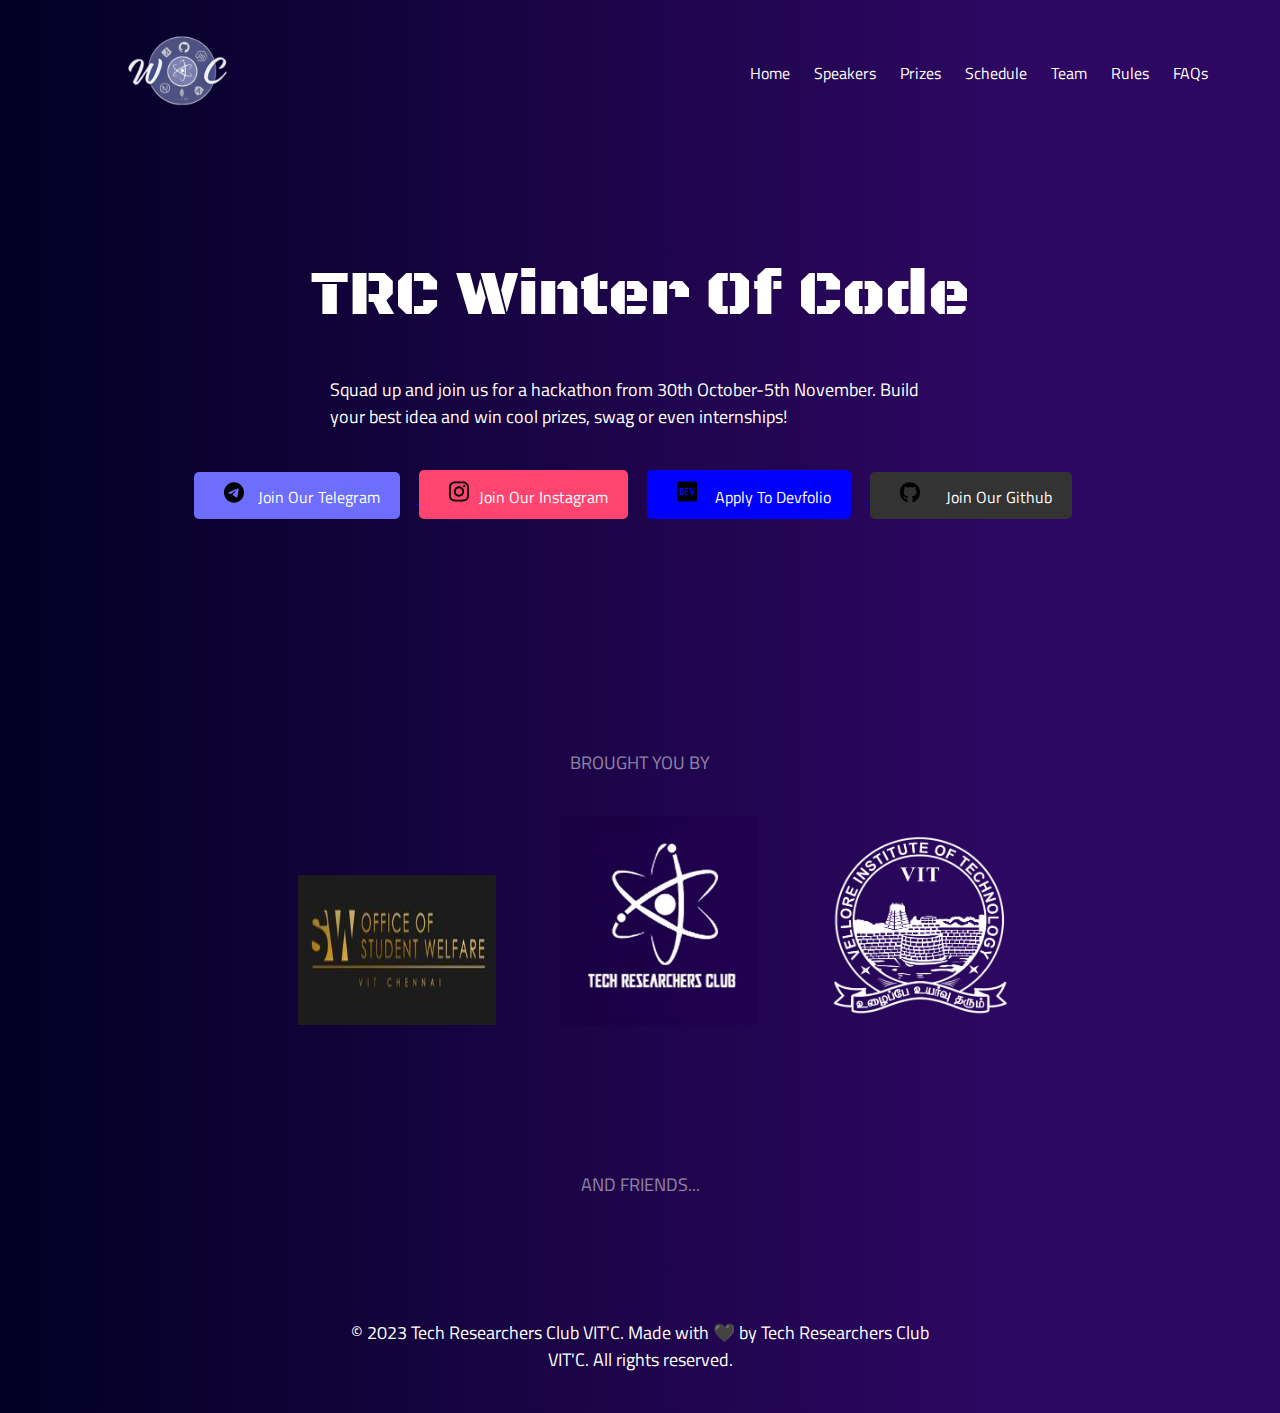
<file: index.html>
<!DOCTYPE html>
<html lang="en">
<head>
    <meta charset="UTF-8">
    <meta name="viewport" content="width=device-width, initial-scale=1.0">
    <title>Home - Winter of Code TRC</title>
    <link rel="icon" href="./icons/WOC_LOGO_FINAL.png" type="image/x-icon">
    <link rel="stylesheet" href="style.css">
    
</head>
<body>
        <header>
            <div class="nav-container">
                <div class="nav-socials">
                    <!-- <a href="https://www.example.com" target="_blank" rel="noreferrer">
                        <img src="./icons/twitter.svg" alt="Example Logo" width="24" height="24">
                    </a>
                    <a href="https://www.twitter.com/example" target="_blank" rel="noreferrer">
                        <img src="./icons/discord.svg" alt="Twitter Logo" width="24" height="24">
                    </a>
                    <a href="https://www.facebook.com/example" target="_blank" rel="noreferrer">
                        <img src="./icons/youtube.svg" alt="Facebook Logo" width="24" height="24">
                    </a> -->
                    <a href="wwwi.google.com" target="_blank" rel="noreferrer">
                        <img src="./icons/WOC_LOGO_FINAL.png" alt="WOC" width="200" height="200">
                    </a>
                </div>
                <nav id="navigation">
                    <ul class="nav-main">
                        <li><a href="./index.html" class="nav-link nav-current">Home</a></li>
                        <li><a href="#speaker" class="nav-link">Speakers</a></li>
                        <li><a href="#prizes" class="nav-link">Prizes</a></li>
                        <li><a href="./schedule.html" class="nav-link">Schedule</a></li>
                        <li><a href="./meet_the_team.html" class="nav-link">Team</a></li>
                        <li><a href="./rules.html" class="nav-link">Rules</a></li>
                        <li><a href="./faq.html" class="nav-link">FAQs</a></li>
                    </ul>
                </nav>
            </div>
            <div class="wrapper">
                <div class="logo-unit">
                    <p class="logo_main">TRC Winter Of Code</p>
                </div>
                <!-- <img src="./icons/temp-el (1).gif" alt="accent" id="temp-effect" data-astro-cid-ktuztyka=""> -->
                
                <p class="description">Squad up and join us for a hackathon from 30th October-5th November. Build your best idea and win cool prizes, swag or even internships!</p>
                <div class="buttons">
                    <a href="https://devfolio.co/TRC_devfolio" target="_blank" rel="noreferrer" id="schedule-view">
                        <div class="techy-button discord">
                            <span><img src="./icons/telegram.svg" alt="Telegram" class="btnimg"> Join Our Telegram</span>
                        </div>
                    </a>
                    <a href="https://devfolio.co/TRC_devfolio" target="_blank" rel="noreferrer" id=" apply">
                        <div class="techy-button instagram">
                            <span><img src="./icons/instagram.svg" alt="Instagram" class="btnimg">Join Our Instagram</span>
                        </div>
                    </a>
                    <a href="https://devfolio.co/TRC_devfolio" target="_blank" rel="noreferrer" id=" apply">
                        <div class="techy-button apply">
                            <span><img src="./icons/dev.svg" alt="Telegram" class="btnimg">&nbsp;&nbsp;Apply To Devfolio</span>
                        </div>
                    </a>
                    <a href="https://devfolio.co/TRC_devfolio" target="_blank" rel="noreferrer" id=" apply">
                        <div class="techy-button github">
                            <img src="./icons/github.svg" alt="Telegram" class="btnimg"><span id="btn">&nbsp;&nbsp;&nbsp;&nbsp;Join Our Github</span>
                        </div>
                    </a>
                </div>
            </div>
            <div class="Sponsors">
                <div class="byb">
                    <p>BROUGHT YOU BY</p>
                    <div class="host">
                        <img id="img_host" class="swc" src="/icons/swc.png" alt="SWC">
                        <img id="img_host" src="/icons/trc_white_logo.png" alt="trc">
                        <img id="img_host" class="vitc" src="/icons/vit-logo.png" alt="VIT">
                    </div>
                    <p class="other_sponsors">AND FRIENDS...</p>
                    <div class="marquee_sponsors">
                        <marquee>
                            <img id="mar_img" src="/icons/devfolio.png" alt="">
                            <img id="mar_img" src="/icons/filecoin.svg" alt="">
                            <img id="mar_img" src="/icons/polygon.svg" alt="">
                            <img id="mar_img" src="/icons/devfolio.png" alt="">
                            <img id="mar_img" src="/icons/filecoin.svg" alt="">
                            <img id="mar_img" src="/icons/polygon.svg" alt="">
                        </marquee>
                    </div>
                </div>
            </div>
        </header>
        <footer>
            <p>&copy; 2023 Tech Researchers Club VIT'C. Made with 🖤️ by Tech Researchers Club VIT'C. All rights reserved.</p>
        </footer>   
</body>
</html>
</file>
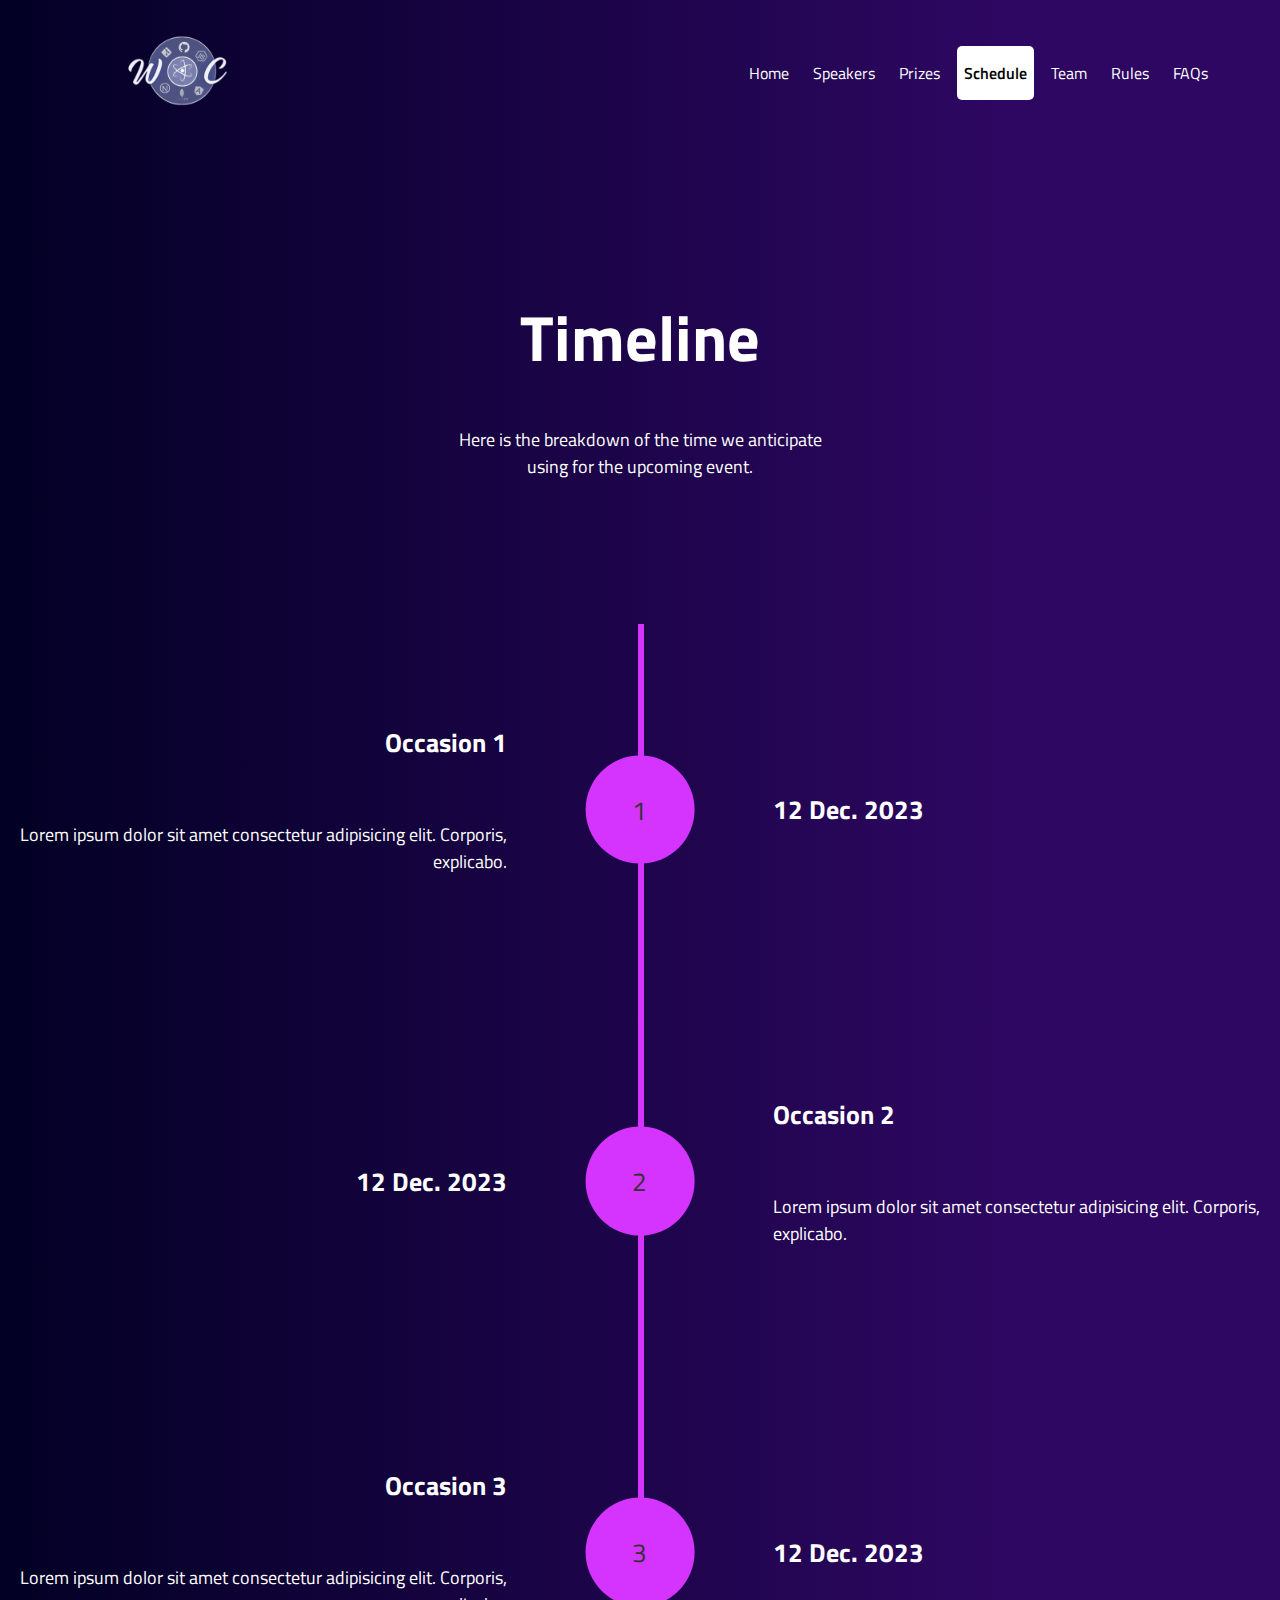
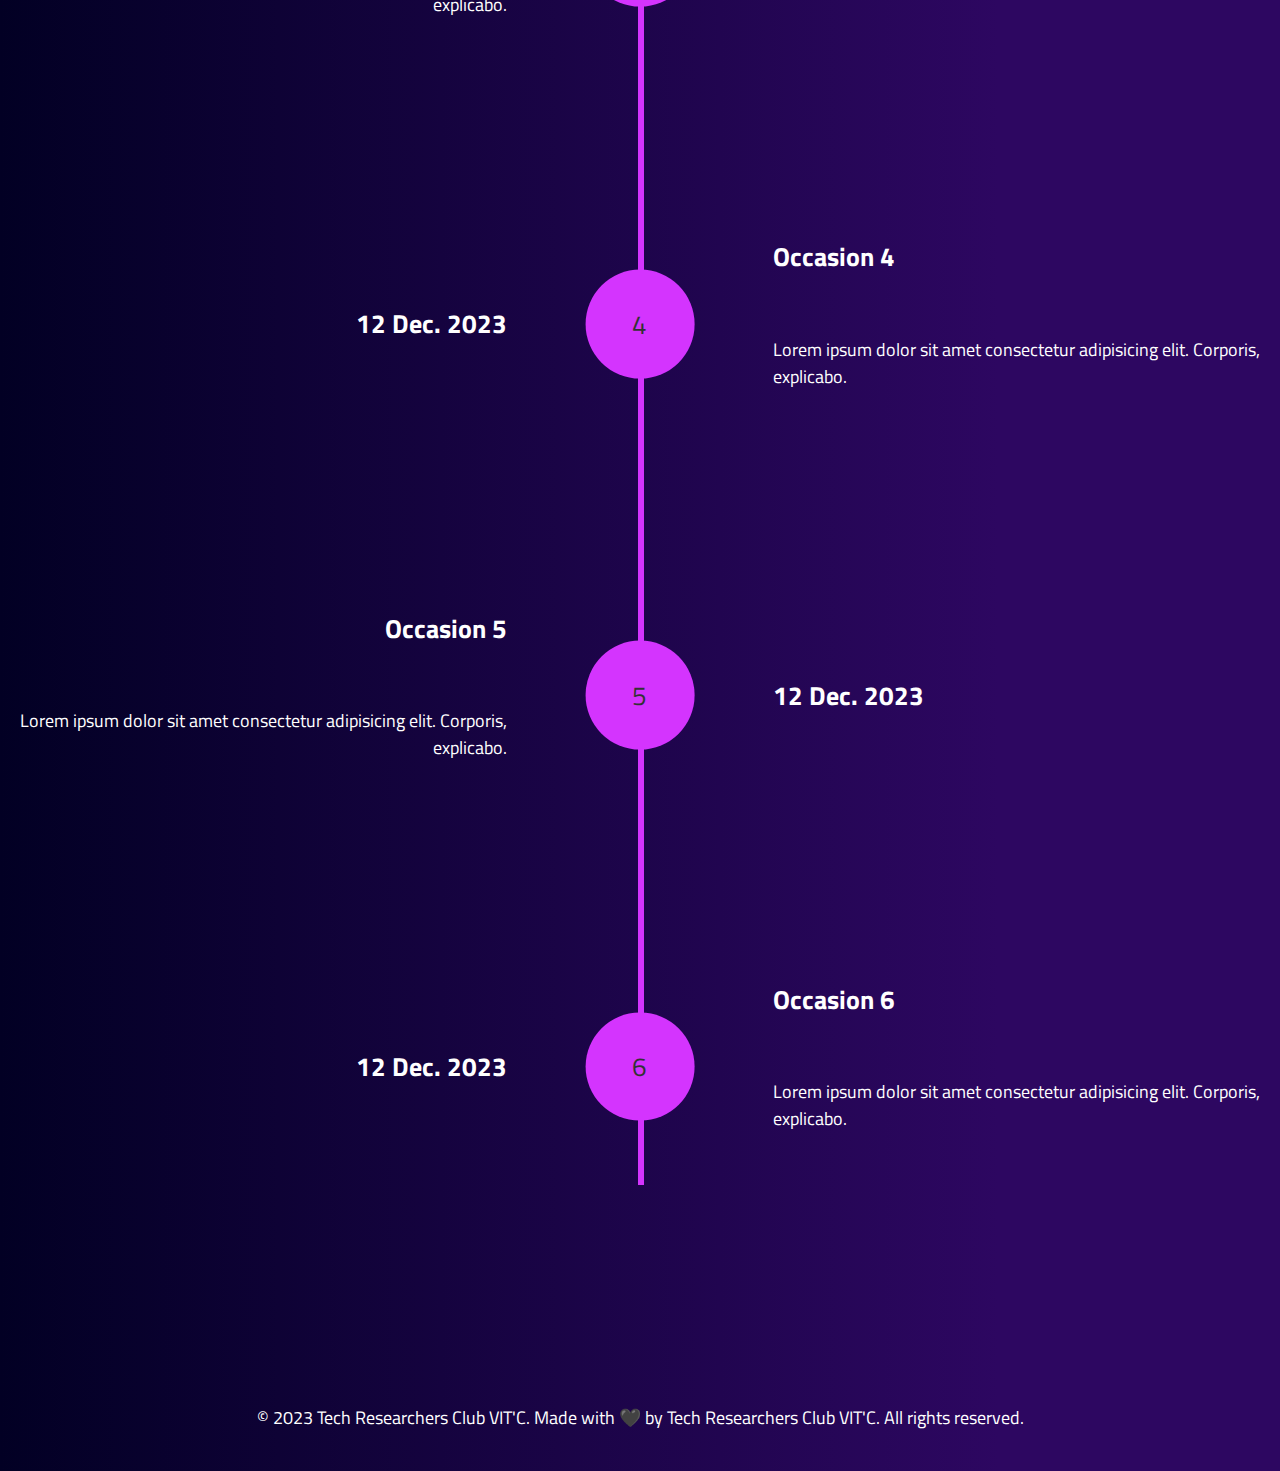
<file: schedule.html>
<!DOCTYPE html>
<html lang="en">
<head>
    <meta charset="UTF-8">
    <meta name="viewport" content="width=device-width, initial-scale=1.0">
    <title>Schedule - Winter of Code</title>
    <link rel="icon" href="./icons/WOC_LOGO_FINAL.png" type="image/x-icon">
    <link rel="stylesheet" href="timelinestyle.css">
    
</head>
<body>
    <header>
        <div class="nav-container">
            <div class="nav-socials">
                <a href="wwwi.google.com" target="_blank" rel="noreferrer">
                    <img src="./icons/WOC_LOGO_FINAL.png" alt="WOC" width="200" height="200">
                </a>
            </div>
            <nav id="navigation">
                <ul class="nav-main">
                    <li><a href="./index.html" class="nav-link">Home</a></li>
                    <li><a href="#speaker" class="nav-link">Speakers</a></li>
                    <li><a href="#prizes" class="nav-link">Prizes</a></li>
                    <li><a href="./schedule.html" class="nav-link nav-current">Schedule</a></li>
                    <li><a href="./meet_the_team.html" class="nav-link">Team</a></li>
                    <li><a href="./rules.html" class="nav-link">Rules</a></li>
                    <li><a href="./faq.html" class="nav-link">FAQs</a></li>
                </ul>
            </nav>
        </div>
    </header>
    <section class="timeline-section">
      <div class="container">
        <!-- Timeline Header -->
        <div class="Timeline__header">
          <h2>Timeline</h2>
          <p class="heading--title">
            Here is the breakdown of the time we anticipate <br />
            using for the upcoming event.
          </p>
        </div>

        <div class="Timeline__content">
          <div class="Timeline__item">
            <div class="Timeline__text">
              <h3>Occasion 1</h3>
              <p>
                Lorem ipsum dolor sit amet consectetur adipisicing elit.
                Corporis, explicabo.
              </p>
              <span class="circle">1</span>
            </div>
            <h3 class="Timeline__date">12 Dec. 2023</h3>
          </div>
          <div class="Timeline__item">
            <div class="Timeline__text">
              <h3>Occasion 2</h3>
              <p>
                Lorem ipsum dolor sit amet consectetur adipisicing elit.
                Corporis, explicabo.
              </p>
              <span class="circle">2</span>
            </div>
            <h3 class="Timeline__date">12 Dec. 2023</h3>
          </div>
          <div class="Timeline__item">
            <div class="Timeline__text">
              <h3>Occasion 3</h3>
              <p>
                Lorem ipsum dolor sit amet consectetur adipisicing elit.
                Corporis, explicabo.
              </p>
              <span class="circle">3</span>
            </div>
            <h3 class="Timeline__date">12 Dec. 2023</h3>
          </div>
          <div class="Timeline__item">
            <div class="Timeline__text">
              <h3>Occasion 4</h3>
              <p>
                Lorem ipsum dolor sit amet consectetur adipisicing elit.
                Corporis, explicabo.
              </p>
              <span class="circle">4</span>
            </div>
            <h3 class="Timeline__date">12 Dec. 2023</h3>
          </div>
          <div class="Timeline__item">
            <div class="Timeline__text">
              <h3>Occasion 5</h3>
              <p>
                Lorem ipsum dolor sit amet consectetur adipisicing elit.
                Corporis, explicabo.
              </p>
              <span class="circle">5</span>
            </div>
            <h3 class="Timeline__date">12 Dec. 2023</h3>
          </div>
          <div class="Timeline__item">
            <div class="Timeline__text">
              <h3>Occasion 6</h3>
              <p>
                Lorem ipsum dolor sit amet consectetur adipisicing elit.
                Corporis, explicabo.
              </p>
              <span class="circle">6</span>
            </div>
            <h3 class="Timeline__date">12 Dec. 2023</h3>
          </div>
        </div>
      </div>
    </section>
    <footer>
        <p>&copy; 2023 Tech Researchers Club VIT'C. Made with 🖤️ by Tech Researchers Club VIT'C. All rights reserved.</p>
    </footer>
    <script>
    :wqdocument.addEventListener("DOMContentLoaded", () => {
      // Select all timeline items
      const timelineItems = document.querySelectorAll(".Timeline__item");

      // Hide all timeline items initially
      timelineItems.forEach((item) => {
        item.style.opacity = 0;
        item.style.transition = "opacity 0.6s ease-out";
      });

      // Intersection Observer Callback
      const fadeInOnScroll = (entries, observer) => {
        entries.forEach((entry) => {
          if (entry.isIntersecting) {
            entry.target.style.opacity = 1;
          }
        });
      };

      // Intersection Observer Options
      const options = {
        root: null, // uses the viewport as root
        rootMargin: "0px",
        threshold: 0.1, // 10% of the item should be visible
      };

      // Creating Intersection Observer
      const observer = new IntersectionObserver(fadeInOnScroll, options);

      // Observing each timeline item
      timelineItems.forEach((item) => {
        observer.observe(item);
      });
    });

    </script>   
</body>
</html>
</file>
<file: style.css>
@import url('https://fonts.googleapis.com/css2?family=Black+Ops+One&family=Titillium+Web:ital@1&display=swap');
body {
    margin: 0;
    font-family: 'Titillium Web';
    color: #333;
    background: linear-gradient(90deg, rgba(2,0,36,1) 0%, rgba(45,7,97,1) 78%);
    padding: 0px 20px;
    background-size: cover;
    position: relative;
}
html {
    scroll-behavior: smooth;
  }
#temp-effect{
    position: absolute;
    top:-30%;
    left: 30%;
    width: 37%;
    z-index: 0;
    mix-blend-mode:overlay;
    transform: rotate(0deg);
    filter: sepia(100%) saturate(100%)
}

.nav-container {
    display: flex;
    justify-content: space-between;
    align-items: center;
    padding-right:40px;
    padding-left:40px;
    margin-top: -30px;
    /* position: fixed;
    top: 0;
    left: 0;
    right: 0;
    display: flex;
    justify-content: space-between;
    align-items: center;
    padding: 20px 40px;
    background-color: rgba(0, 0, 0, 0.8); 
    z-index: 1000;
     */
}

.nav-main {
    display: flex;
    list-style-type: none;
    margin: 0;
    padding: 0;
    position:sticky;
}

.nav-main li a {
    text-decoration: none;
    color: white;
    padding: 15px 7px;
    border-radius: 5px;
    margin: 0 5px;
    transition: transform 0.3s ease;
}

.nav-main li a:hover {
    color: black;
    background-color: white;
    font-weight: 600;
    transform: translateY(-5px); /* Lift on hover */
}

.nav-socials {
    display: flex;
    margin-left: 20px;
}

.nav-socials a {
    margin: 0 5px;
}

.logo-unit {
    display: flex;
    align-items: center;
    justify-content: center;
}

.logo-unit p{
    font-size: 400%;
    height: auto;
    font-family: 'black ops one';
    margin:0 100px;
}

p {
    font-size: 18px;
    margin-bottom: 40px;
    margin-top: 40px;
    color: white;
    margin-right:25%;
    margin-left:25%;
}

.techy-button {
    display: inline-block;
    text-decoration: none;
    color: #fff;
    padding: 10px 20px;
    border-radius: 5px;
    margin-right: 15px;
    background-color: #4c4c4c;
    transition: background-color 0.3s ease, transform 0.3s ease;
}
#btn{
    padding: 20px 0;
}
.btnimg{
    width: 20px;
    justify-content: center;
    padding: 0 10px;
}
.discord{
    background-color: rgb(109, 109, 254);
}
.github{
    background-color: #333;
}
.instagram{
    background-color: #ff446f;
}
.apply{
    background-color: blue;
}
.techy-button:hover {
    background-color: #6c6c6c;
    transform: translateY(-5px); /* Lift on hover */
}
.wrapper {
    display: flex;
    flex-direction: column;
    align-items: center;
    padding: 80px 0;
    position: relative;
    z-index: 1;
}

.Sponsors{
    margin-top: 150px;
    position: relative;
    z-index: 1;
}
.byb p{
    text-align: center;
    opacity: 50%;
}

#img_host{
    width: 20%;
    padding: 0 30px;
    transition: transform 0.3s ease;
}
.vitc{
    /* background-color: white; */
    height :200px;

}
.swc{
    height: 150px;

}
.host{
    margin-left: 20%;
}

.other_sponsors{
    padding-top: 100px;
}
.marquee_sponsors{
    padding:0 300px;
}
#mar_img{
    width: 100px;
    padding:-10;
    margin: 0 50px;
}

#img_host:hover{
    transform: translateY(-5px);
}


footer{
    text-align: center;
    margin-top: 20px;
    color: #ffffff;
}


@media screen and (max-width: 768px) {
    .body{
        background-color:rgb(49, 21, 113);
        margin: auto;
    
    }
    .nav-container{
        margin:20px auto;
        padding:0 0;
    }
    .nav-socials{
        display: none;
    }
    .nav-main{
        margin:auto;
        font-size: 9.5px;
    }

    .logo-unit p{
        font-size: 20%;
        font-family: 'black ops one';
    }
    .description{
        font-size: 10px;
    }
    .techy-button{
        padding:1em;
        /* margin-top: 5%; */
        border-radius: 10px;
        margin:0.5em;
    }
    /* .github{
        padding:10px 1em;
    } */
    .buttons{
        margin-left: 20%;
    }
    .github{
        margin:0 15px;
    }
    #img_host {
        height: auto;
        max-width: 20%; /* Adjust the max-width to ensure responsiveness */
        padding: 2% 1%;
        transition: transform 0.3s ease;
    }

    #mar_img{
        margin: 2%;
        max-width: 20%;
    }
    .marquee_sponsors{
        padding:0 1%;
    }
    .wrapper p{
        font-size: 12px;
    }
    #temp-effect{
        display: none;
    }
    footer p{
        font-size: 10px;
    }
}
</file>
<file: timelinestyle.css>
@import url('https://fonts.googleapis.com/css2?family=Black+Ops+One&family=Titillium+Web:ital@1&display=swap');
/*@import url("https://fonts.googleapis.com/css2?family=Raleway:wght@400;600&display=swap");*/
body {
    margin: 0;
    font-family: 'Titillium Web';
    color: #333;
    background: linear-gradient(90deg, rgba(2,0,36,1) 0%, rgba(45,7,97,1) 78%);
    padding: 0px 20px;
    background-size: cover;
    position: relative;
}
html {
    scroll-behavior: smooth;
  }
#temp-effect{
    position: absolute;
    top:-30%;
    left: 30%;
    width: 37%;
    z-index: 0;
    mix-blend-mode:overlay;
    transform: rotate(0deg);
    filter: sepia(100%) saturate(100%)
}

.nav-container {
    display: flex;
    justify-content: space-between;
    align-items: center;
    padding-right:40px;
    padding-left:40px;
    margin-top: -30px;
    /* position: fixed;
    top: 0;
    left: 0;
    right: 0;
    display: flex;
    justify-content: space-between;
    align-items: center;
    padding: 20px 40px;
    background-color: rgba(0, 0, 0, 0.8); 
    z-index: 1000;
     */
}

.nav-main {
    display: flex;
    list-style-type: none;
    margin: 0;
    padding: 0;
    position:sticky;
}

.nav-main li a {
    text-decoration: none;
    color: white;
    padding: 15px 7px;
    border-radius: 5px;
    margin: 0 5px;
    transition: transform 0.3s ease;
}

.nav-main li a:hover {
    color: black;
    background-color: white;
    font-weight: 600;
    transform: translateY(-5px); /* Lift on hover */
}
.nav-current{
    font-color: black;
    background-color: white;
    font-weight: 600;
}
a.nav-link.nav-current {
    color: black;
    font-weight: 600;
}
.nav-socials {
    display: flex;
    margin-left: 20px;
}

.nav-socials a {
    margin: 0 5px;
}

.logo-unit {
    display: flex;
    align-items: center;
    justify-content: center;
}

.logo-unit p{
    font-size: 400%;
    height: auto;
    font-family: 'black ops one';
    margin:0 100px;
}

p {
    font-size: 18px;
    margin-bottom: 40px;
    margin-top: 40px;
    color: white;
}

.techy-button {
    display: inline-block;
    text-decoration: none;
    color: #fff;
    padding: 10px 20px;
    border-radius: 5px;
    margin-right: 15px;
    background-color: #4c4c4c;
    transition: background-color 0.3s ease, transform 0.3s ease;
}
#btn{
    padding: 20px 0;
}
.btnimg{
    width: 20px;
    justify-content: center;
    padding: 0 10px;
}
.discord{
    background-color: rgb(109, 109, 254);
}
.github{
    background-color: #333;
}
.instagram{
    background-color: #ff446f;
}
.apply{
    background-color: blue;
}
.techy-button:hover {
    background-color: #6c6c6c;
    transform: translateY(-5px); /* Lift on hover */
}
.wrapper {
    display: flex;
    flex-direction: column;
    align-items: center;
    padding: 80px 0;
    position: relative;
    z-index: 1;
}

.Sponsors{
    margin-top: 150px;
    position: relative;
    z-index: 1;
}
.byb p{
    text-align: center;
    opacity: 50%;
}

#img_host{
    width: 20%;
    padding: 0 30px;
    transition: transform 0.3s ease;
}
.vitc{
    /* background-color: white; */
    height :200px;

}
.swc{
    height: 150px;

}
.host{
    margin-left: 20%;
}

.other_sponsors{
    padding-top: 100px;
}
.marquee_sponsors{
    padding:0 300px;
}
#mar_img{
    width: 100px;
    padding:-10;
    margin: 0 50px;
}

#img_host:hover{
    transform: translateY(-5px);
}


footer{
    text-align: center;
    margin-top: 20px;
    color: #ffffff;
}


@media screen and (max-width: 768px) {
    .body{
        background-color:rgb(49, 21, 113);
        margin: auto;
    
    }
    .nav-container{
        margin:20px auto;
        padding:0 0;
    }
    .nav-socials{
        display: none;
    }
    .nav-main{
        margin:auto;
        font-size: 9.5px;
    }

    .logo-unit p{
        font-size: 20%;
        font-family: 'black ops one';
    }
    .description{
        font-size: 10px;
    }
    .techy-button{
        padding:1em;
        /* margin-top: 5%; */
        border-radius: 10px;
        margin:0.5em;
    }
    /* .github{
        padding:10px 1em;
    } */
    .buttons{
        margin-left: 20%;
    }
    .github{
        margin:0 15px;
    }
    #img_host {
        height: auto;
        max-width: 20%; /* Adjust the max-width to ensure responsiveness */
        padding: 2% 1%;
        transition: transform 0.3s ease;
    }

    #mar_img{
        margin: 2%;
        max-width: 20%;
    }
    .marquee_sponsors{
        padding:0 1%;
    }
    .wrapper p{
        font-size: 12px;
    }
    #temp-effect{
        display: none;
    }
    footer p{
        font-size: 10px;
    }
}
:root {
  --clr-purple: #d434fe;
}

*,
::before,
::after {
  padding: 0;
  margin: 0;
  box-sizing: border-box;
}

body {
  font-family: "Titillium Web", sans-serif;
}

h2 {
  font-size: 4rem;
  color:#fff;
}

h3 {
  font-size: 1.6rem;
  padding: 1.2rem 0;
  color: #fff;
}

.timeline-section {
  padding-block: 7rem;
  position: relative;
}

.Timeline__header {
  text-align: center;
  margin-bottom: 9rem;
}

.Timeline__content {
  display: flex;
  flex-direction: column;
  position: relative;
}

.Timeline__content::after {
  background-color: var(--clr-purple);
  content: "";
  position: absolute;
  left: calc(50% - 2px);
  width: 0.4rem;
  height: 97%;
  z-index: -5;
}

.Timeline__item {
  display: flex;
  justify-content: flex-start;
  position: relative;
  margin: 5rem 0;
  margin: clamp(2rem, 2vh, 5rem) 0;
  margin: 5rem 0;
  width: 100%;
  align-items: center;
  position: relative;
}

.Timeline__text,
.Timeline__date {
  width: 50%;
}

.Timeline__item:nth-child(even) {
  flex-direction: row-reverse;
}
.Timeline__item:nth-child(even) .Timeline__date {
  text-align: right;
  padding-right: 8.3rem;
}

.Timeline__item:nth-child(even) .Timeline__text {
  padding-left: 8.3rem;
}
.Timeline__item:nth-child(odd) .Timeline__text {
  text-align: right;
  align-items: flex-end;
  padding-right: 8.3rem;
}
.Timeline__item:nth-child(odd) .Timeline__date {
  padding-left: 8.3rem;
}

.circle {
  position: absolute;
  background: var(--clr-purple);
  top: 50%;
  left: 50%;
  transform: translate(-50%, -50%);
  max-width: 6.8rem;
  width: 100%;
  aspect-ratio: 1/ 1;
  border-radius: 50%;
  display: flex;
  justify-content: center;
  align-items: center;
  z-index: 3;
  font-size: 1.6rem;
}
</file>
